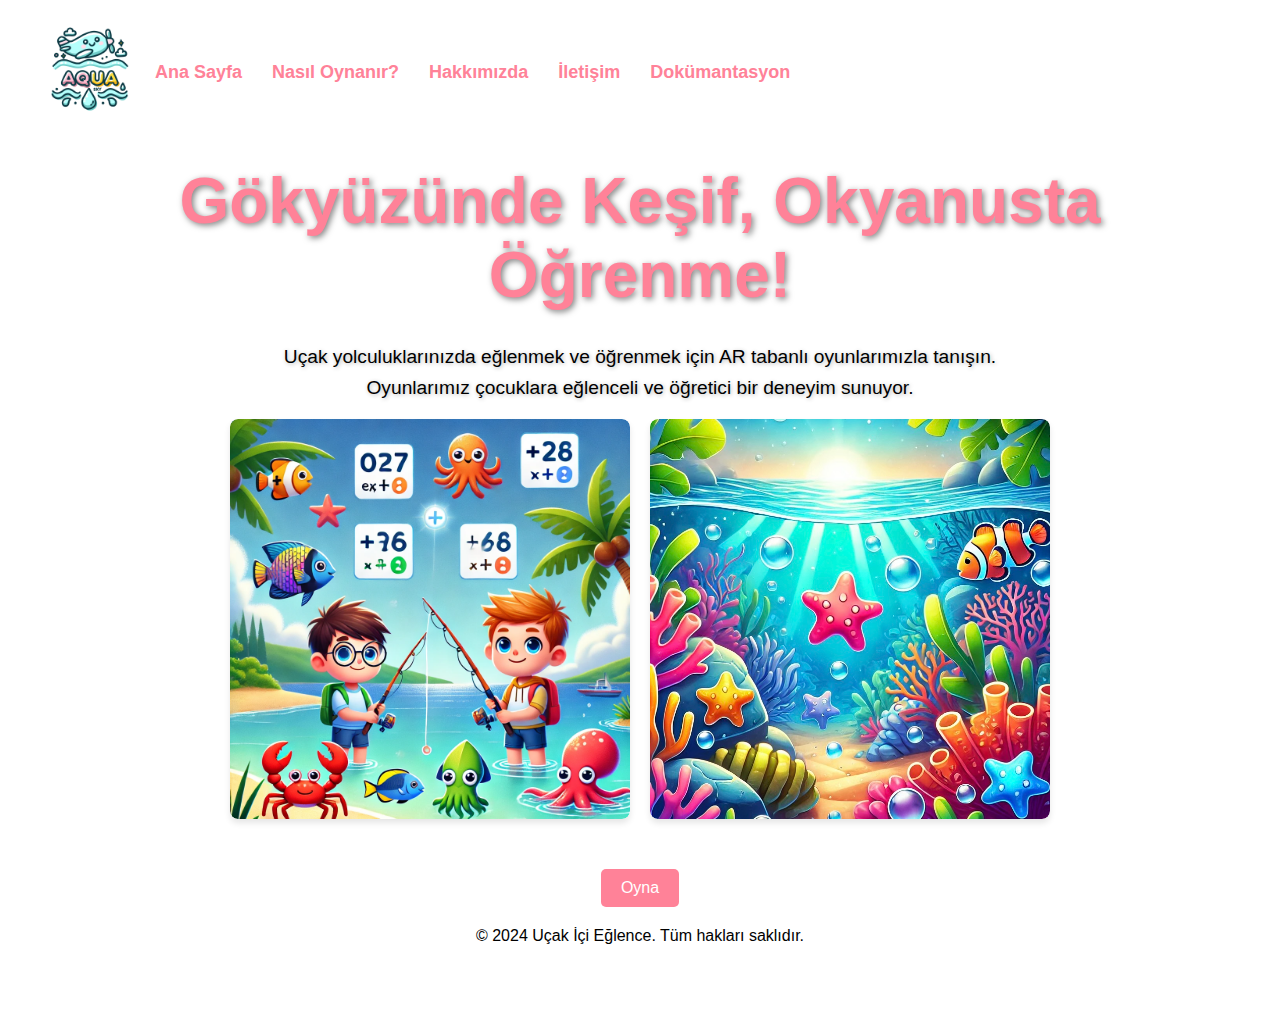
<file: docs/index.html>
<!DOCTYPE html>
<html lang="tr">
<head>
    <meta charset="UTF-8">
    <meta name="viewport" content="width=device-width, initial-scale=1.0">
    <title>AQUA SKY - Uçak İçi Eğlence AR Oyunları</title>
    <link rel="stylesheet" href="style.css">
</head>
<body>
    <header>
        <div class="logo">
            <img src="arLogo.png" alt="AQUA SKY Logo"> 
        </div>
        <nav>
            <ul>
                <li><a href="#home">Ana Sayfa</a></li>
                <li><a href="how-to-play.html">Nasıl Oynanır?</a></li>
                <li><a href="about.html">Hakkımızda</a></li> 
                <li><a href="contact.html">İletişim</a></li> 
                <li><a href="documents.html">Dokümantasyon</a></li> 
            </ul>
        </nav>
    </header>

    <section id="home">
      <div>
          <h1>Gökyüzünde Keşif, Okyanusta Öğrenme!</h1>
          <p>
            Uçak yolculuklarınızda eğlenmek ve öğrenmek için AR tabanlı oyunlarımızla tanışın. Oyunlarımız çocuklara eğlenceli ve öğretici bir deneyim sunuyor.
          </p>
      </div>
  </section>
  

  <section id="games">
    <div class="games">
        <div class="game-card">
            <a href="how-to-play.html#fishy-powers">
                <div class="game-image">
                    <img src="game1.webp" alt="Balık Tutma Oyunu">
                </div>
                <div class="card-content">
                    <h2>FISHY POWERS</h2>
                    <h4>Balık tutma oyununu oynayarak üslü sayıları öğrenin!</h4>
                    <p>Fishy Powers, çocukların matematiksel düşünme becerilerini geliştirmeyi hedefler. Oyun, oyuncuların üslü ifadelerle ilgili bilgi edinmelerine yardımcı olacak şekilde tasarlanmıştır. Her oyuncu, doğru balık ve insan eşleşmelerini yaparak üslü ifadelerin sonuçlarını öğrenir ve eşleştirme yapar. Doğru eşleşmeler, oyuncuya puan kazandırırken, yanlış eşleşmeler puan kaybettirir. Her yeni turda rastgele oluşturulan sayılar ve üslü ifadeler, oyunun yeniden oynanabilirliğini artırır ve oyuncunun sürekli öğrenmesini teşvik eder.</p>
                </div>
            </a>
        </div>
        <div class="game-card">
            <a href="how-to-play.html#star-finders">
                <div class="game-image">
                    <img src="game2.jpeg" alt="Saklambaç Oyunu">
                </div>
                <div class="card-content">
                    <h2>STAR FINDERS</h2>
                    <h4>Denizin derinliklerinde kaybolan deniz yıldızlarını bul!</h4>
                    <p>Star Finders, oyuncuların dikkat, gözlem ve keşif becerilerini geliştirebileceği eğlenceli bir oyun deneyimi sunar. Oyuncular, oyun alanına rastgele yerleştirilen yıldızları bulmaya çalışırken, her doğru tıklama ile puan kazanır. Yanlış bir noktaya tıklamak ise oyuncunun puan kaybetmesine neden olur. Oyunun amacı, her seviyede tüm yıldızları bulana kadar ilerlemek ve en yüksek puanı kazanmaktır. Bu oyun, oyunculara eğlenceli bir zeka ve keşif yolculuğu sunarak onların çevreyi gözlemleme yeteneklerini test eder.</p>
                </div>
            </a>
        </div>
    </div>
</section>

<div class="play-button-container">
    <button class="play-button" onclick="window.location.href='https://drive.google.com/drive/u/3/folders/1Q4FeKvONKy-PeJvp0AV15fJNm3LG2kfO'">Oyna</button>
</div>
    <footer>
        <p>&copy; 2024 Uçak İçi Eğlence. Tüm hakları saklıdır.</p>
    </footer>
</body>
</html>
</file>
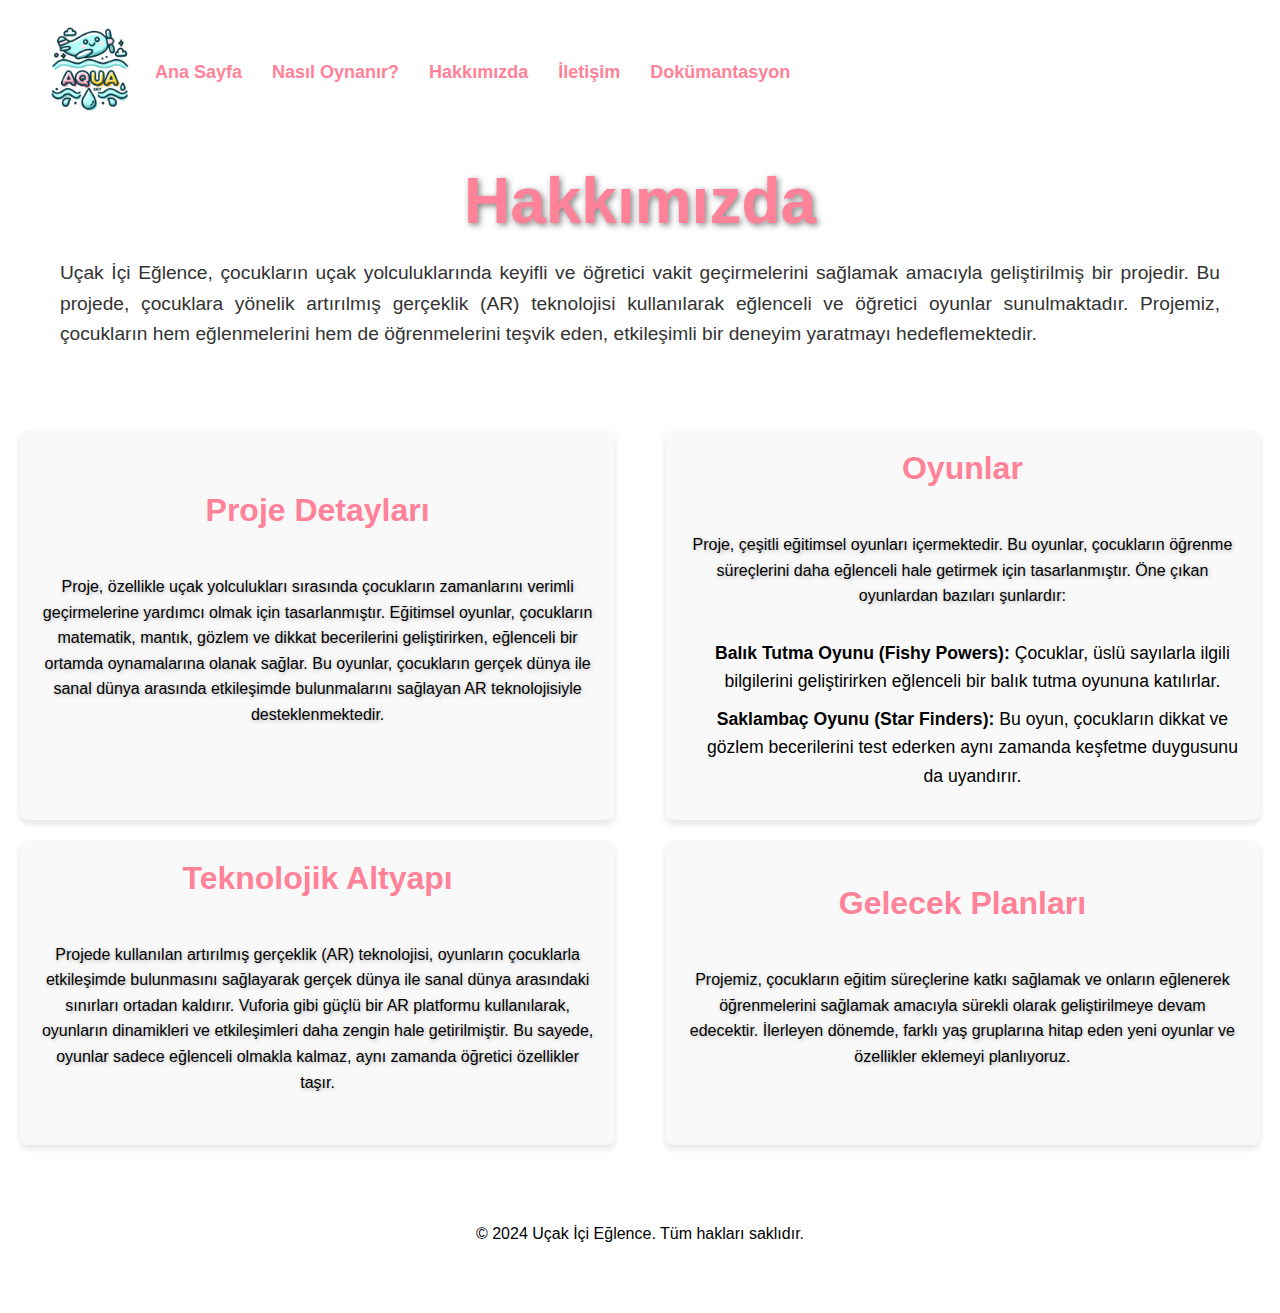
<file: docs/about.html>
<!DOCTYPE html>
<html lang="tr">
<head>
    <meta charset="UTF-8">
    <meta name="viewport" content="width=device-width, initial-scale=1.0">
    <title>AQUA SKY - Hakkımızda</title>
    <link rel="stylesheet" href="style.css">
</head>
<body>
    <header>
        <div class="logo">
            <img src="arLogo.png" alt="AQUA SKY Logo"> 
        </div>
        <nav>
            <ul>
                <li><a href="index.html">Ana Sayfa</a></li>
                <li><a href="how-to-play.html">Nasıl Oynanır?</a></li>
                <li><a href="about.html">Hakkımızda</a></li>
                <li><a href="contact.html">İletişim</a></li> 
                <li><a href="documents.html">Dokümantasyon</a></li> 
            </ul>
        </nav>
    </header>

    <section id="about-section">
        <div>
            <h1>Hakkımızda</h1>
        <p>Uçak İçi Eğlence, çocukların uçak yolculuklarında keyifli ve öğretici vakit geçirmelerini sağlamak amacıyla geliştirilmiş bir projedir. Bu projede, çocuklara yönelik artırılmış gerçeklik (AR) teknolojisi kullanılarak eğlenceli ve öğretici oyunlar sunulmaktadır. Projemiz, çocukların hem eğlenmelerini hem de öğrenmelerini teşvik eden, etkileşimli bir deneyim yaratmayı hedeflemektedir.</p>
        </div>
    </section>

    <section id="about">    
        <div class="about-sections">
            <div class="about-section">
                <h3>Proje Detayları</h3>
                <p>Proje, özellikle uçak yolculukları sırasında çocukların zamanlarını verimli geçirmelerine yardımcı olmak için tasarlanmıştır. Eğitimsel oyunlar, çocukların matematik, mantık, gözlem ve dikkat becerilerini geliştirirken, eğlenceli bir ortamda oynamalarına olanak sağlar. Bu oyunlar, çocukların gerçek dünya ile sanal dünya arasında etkileşimde bulunmalarını sağlayan AR teknolojisiyle desteklenmektedir.</p>
            </div>
            
            <!-- Oyunlar -->
            <div class="about-section">
                <h3>Oyunlar</h3>
                <p>Proje, çeşitli eğitimsel oyunları içermektedir. Bu oyunlar, çocukların öğrenme süreçlerini daha eğlenceli hale getirmek için tasarlanmıştır. Öne çıkan oyunlardan bazıları şunlardır:</p>
                <ul>
                    <li><strong>Balık Tutma Oyunu (Fishy Powers):</strong> Çocuklar, üslü sayılarla ilgili bilgilerini geliştirirken eğlenceli bir balık tutma oyununa katılırlar.</li>
                    <li><strong>Saklambaç Oyunu (Star Finders):</strong> Bu oyun, çocukların dikkat ve gözlem becerilerini test ederken aynı zamanda keşfetme duygusunu da uyandırır.</li>
                </ul>
            </div>
        </div>

        <!-- Teknolojik Altyapı ve Gelecek Planları -->
        <div class="about-sections">
            <!-- Teknolojik Altyapı -->
            <div class="about-section">
                <h3>Teknolojik Altyapı</h3>
                <p>Projede kullanılan artırılmış gerçeklik (AR) teknolojisi, oyunların çocuklarla etkileşimde bulunmasını sağlayarak gerçek dünya ile sanal dünya arasındaki sınırları ortadan kaldırır. Vuforia gibi güçlü bir AR platformu kullanılarak, oyunların dinamikleri ve etkileşimleri daha zengin hale getirilmiştir. Bu sayede, oyunlar sadece eğlenceli olmakla kalmaz, aynı zamanda öğretici özellikler taşır.</p>
            </div>
            
            <!-- Gelecek Planları -->
            <div class="about-section">
                <h3>Gelecek Planları</h3>
                <p>Projemiz, çocukların eğitim süreçlerine katkı sağlamak ve onların eğlenerek öğrenmelerini sağlamak amacıyla sürekli olarak geliştirilmeye devam edecektir. İlerleyen dönemde, farklı yaş gruplarına hitap eden yeni oyunlar ve özellikler eklemeyi planlıyoruz.</p>
            </div>
        </div>
    </section>

    <footer>
        <p>&copy; 2024 Uçak İçi Eğlence. Tüm hakları saklıdır.</p>
    </footer>
</body>
</html>
</file>
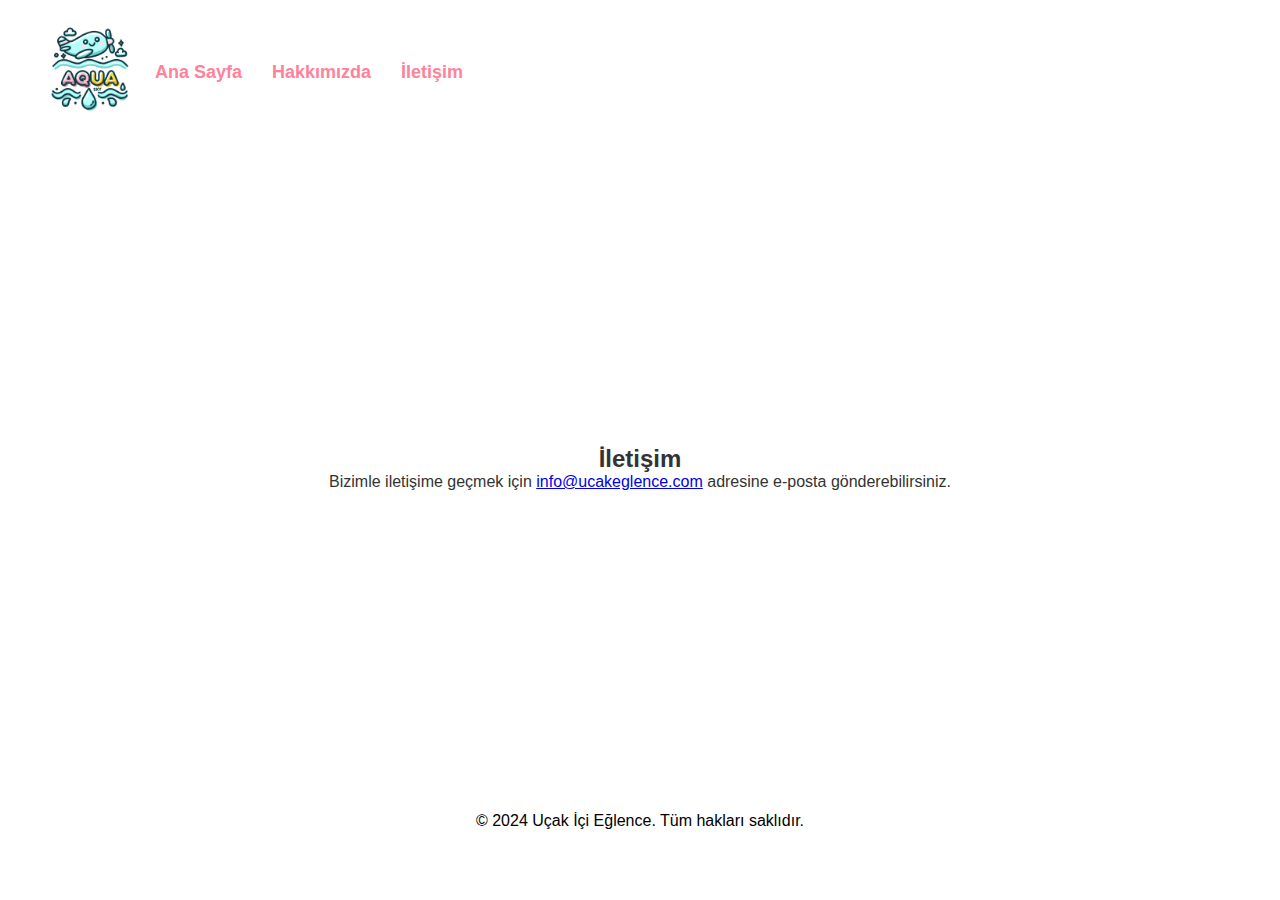
<file: docs/contact.html>
<!DOCTYPE html>
<html lang="tr">
<head>
    <meta charset="UTF-8">
    <meta name="viewport" content="width=device-width, initial-scale=1.0">
    <title>İletişim - Uçak İçi Eğlence</title>
    <link rel="stylesheet" href="style.css">
</head>
<body>
    <header>
        <div class="logo">
            <img src="arLogo.png" alt="AR Oyunları Logo"> <!-- Logo Burada -->
        </div>
        <nav>
            <ul>
                <li><a href="index.html">Ana Sayfa</a></li> <!-- Ana sayfaya yönlendirme -->
                <li><a href="about.html">Hakkımızda</a></li> <!-- Hakkında linki -->
                <li><a href="contact.html">İletişim</a></li> <!-- İletişim linki -->
            </ul>
        </nav>
    </header>

    <section id="contact">
        <h2>İletişim</h2>
        <p>Bizimle iletişime geçmek için <a href="mailto:info@ucakeglence.com">info@ucakeglence.com</a> adresine e-posta gönderebilirsiniz.</p>
    </section>

    <footer>
        <p>&copy; 2024 Uçak İçi Eğlence. Tüm hakları saklıdır.</p>
    </footer>
</body>
</html>
</file>
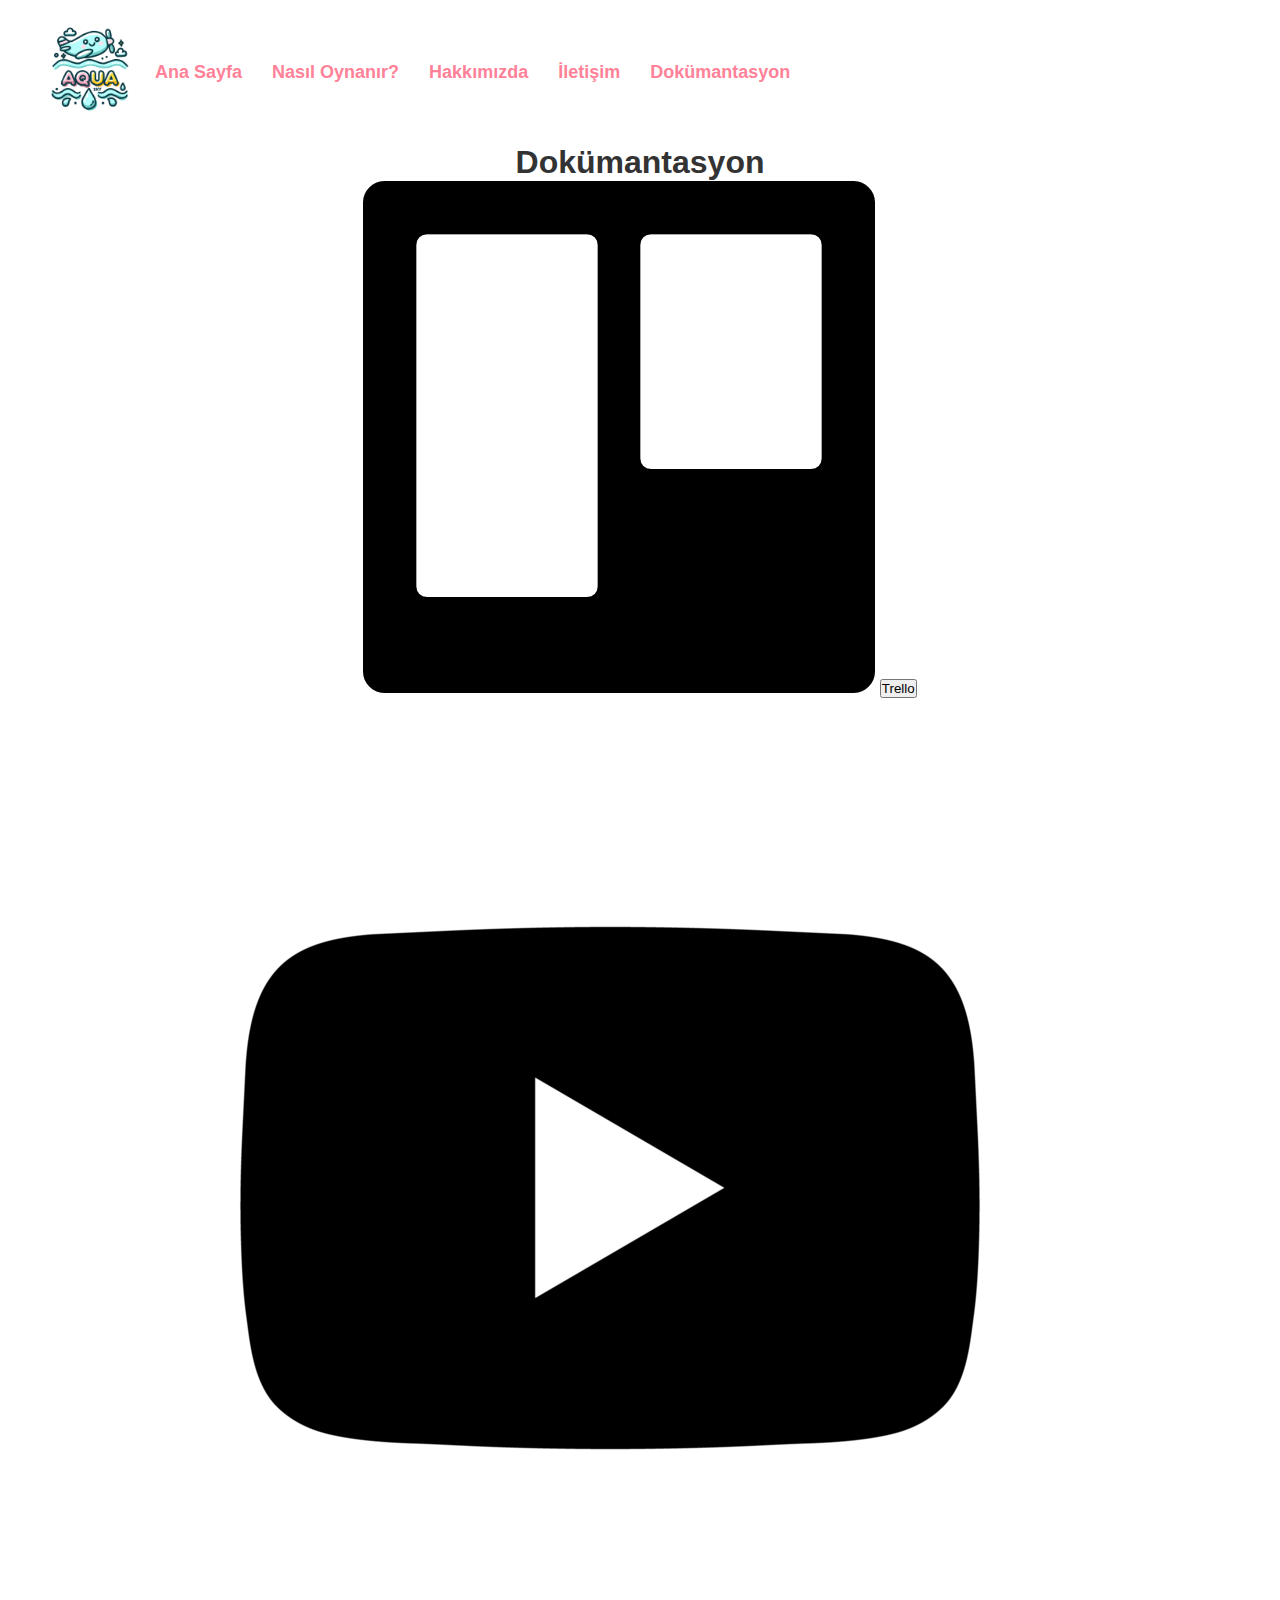
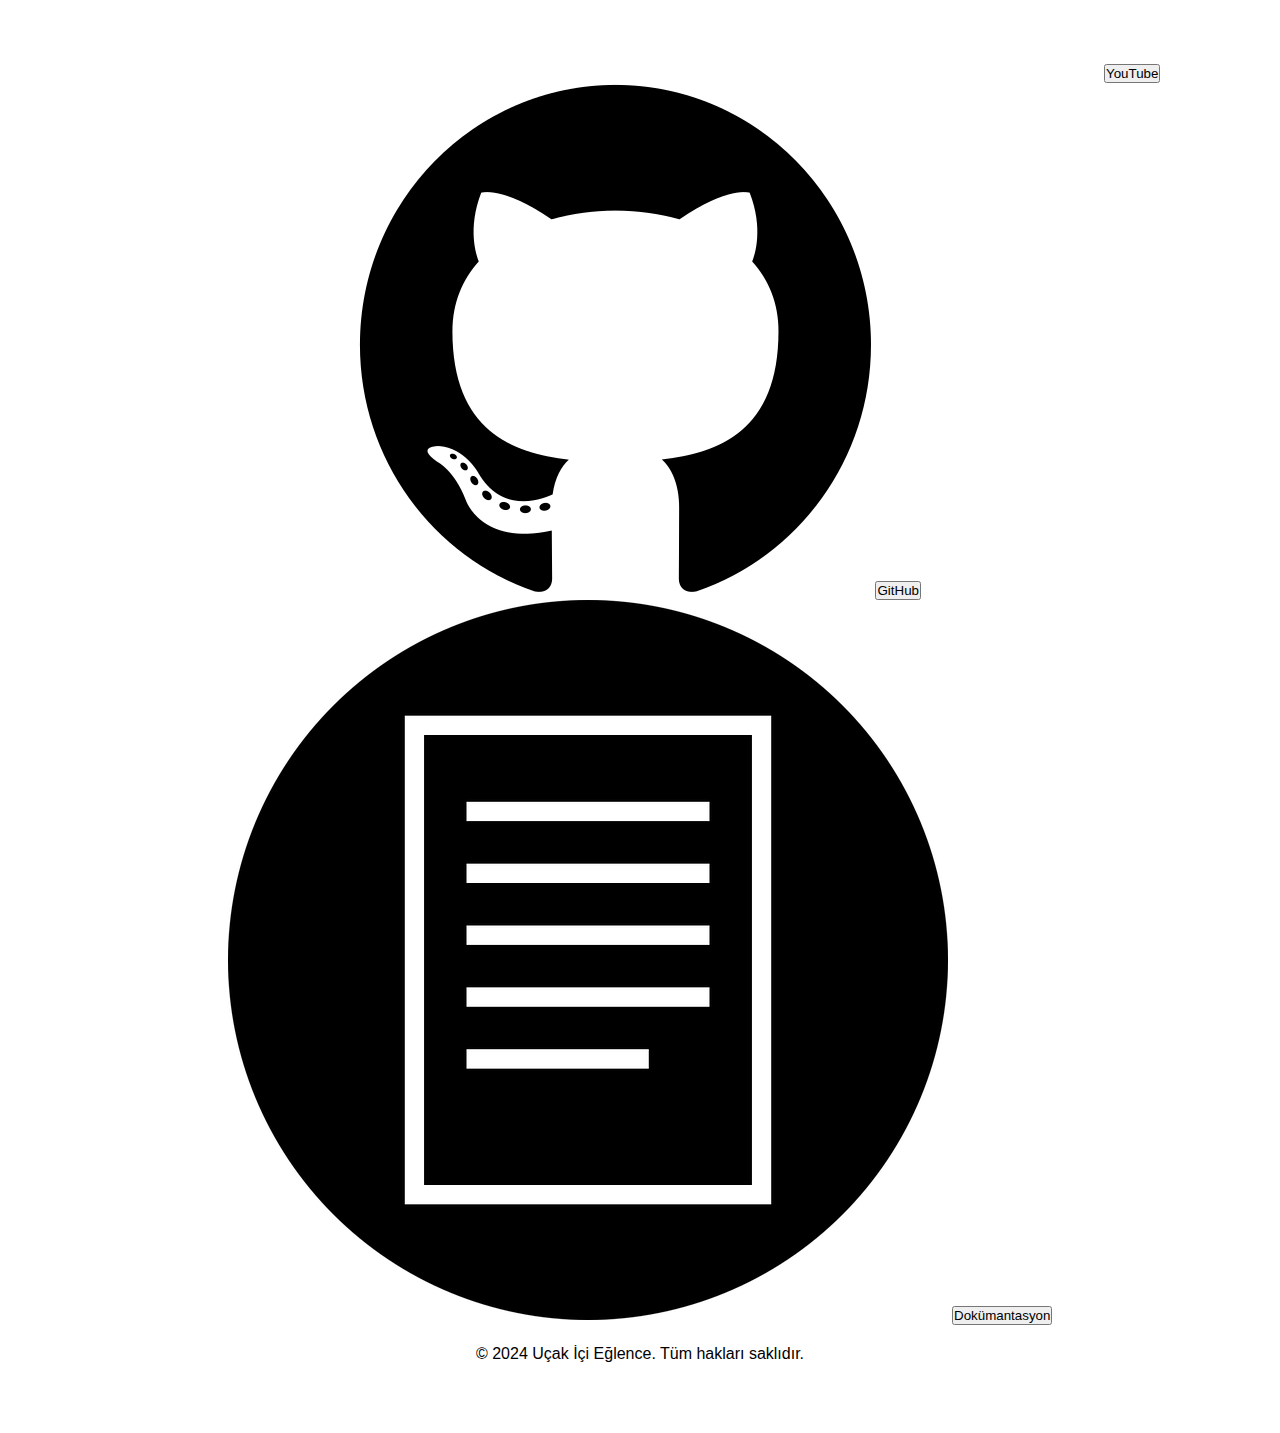
<file: docs/documents.html>
<!DOCTYPE html>
<html lang="tr">
<head>
    <meta charset="UTF-8">
    <meta name="viewport" content="width=device-width, initial-scale=1.0">
    <title>AQUA SKY - Nasıl Oynanır?</title>
    <link rel="stylesheet" href="style.css">
</head>
<body>
    <header>
        <div class="logo">
            <img src="arLogo.png" alt="AQUA SKY Logo">
        </div>
        <nav>
            <ul>
                <li><a href="index.html">Ana Sayfa</a></li>
                <li><a href="how-to-play.html">Nasıl Oynanır?</a></li>
                <li><a href="about.html">Hakkımızda</a></li>
                <li><a href="contact.html">İletişim</a></li>
                <li><a href="documents.html">Dokümantasyon</a></li> 
            </ul>
        </nav>
    </header>

    <section id="documents">
        <div>
            <h1>Dokümantasyon</h1>
        </div>
    </section>

    <section id="resources">
        <div class="resource-card">
            <img src="trello_logo.png" alt="Trello Logo" class="resource-logo">
            <button class="resource-button" onclick="window.location.href='https://trello.com/b/4pU2Hcnh/ymgk'">Trello</button>
        </div>
        <div class="resource-card">
            <img src="yt_logo.webp" alt="YouTube Logo" class="resource-logo">
            <button class="resource-button" onclick="window.location.href='https://www.youtube.com/watch?v=5zWmBcy3RZI'">YouTube</button>
        </div>
        <div class="resource-card">
            <img src="github_logo.png" alt="GitHub Logo" class="resource-logo">
            <button class="resource-button" onclick="window.location.href='https://github.com/AsudeTimur/YMGK'">GitHub</button>
        </div>
        <div class="resource-card">
            <img src="document_logo.png" alt="Dokümantasyon Logo" class="resource-logo">
            <button class="resource-button" onclick="window.location.href='https://drive.google.com/drive/u/3/folders/1OC5rnxjQ2I9CsyimgTGRjv-4c6h2aY_v'">Dokümantasyon</button>
        </div>
    </section>
    
    
    <footer>
        <p>&copy; 2024 Uçak İçi Eğlence. Tüm hakları saklıdır.</p>
    </footer>
</body>
</html>
</file>
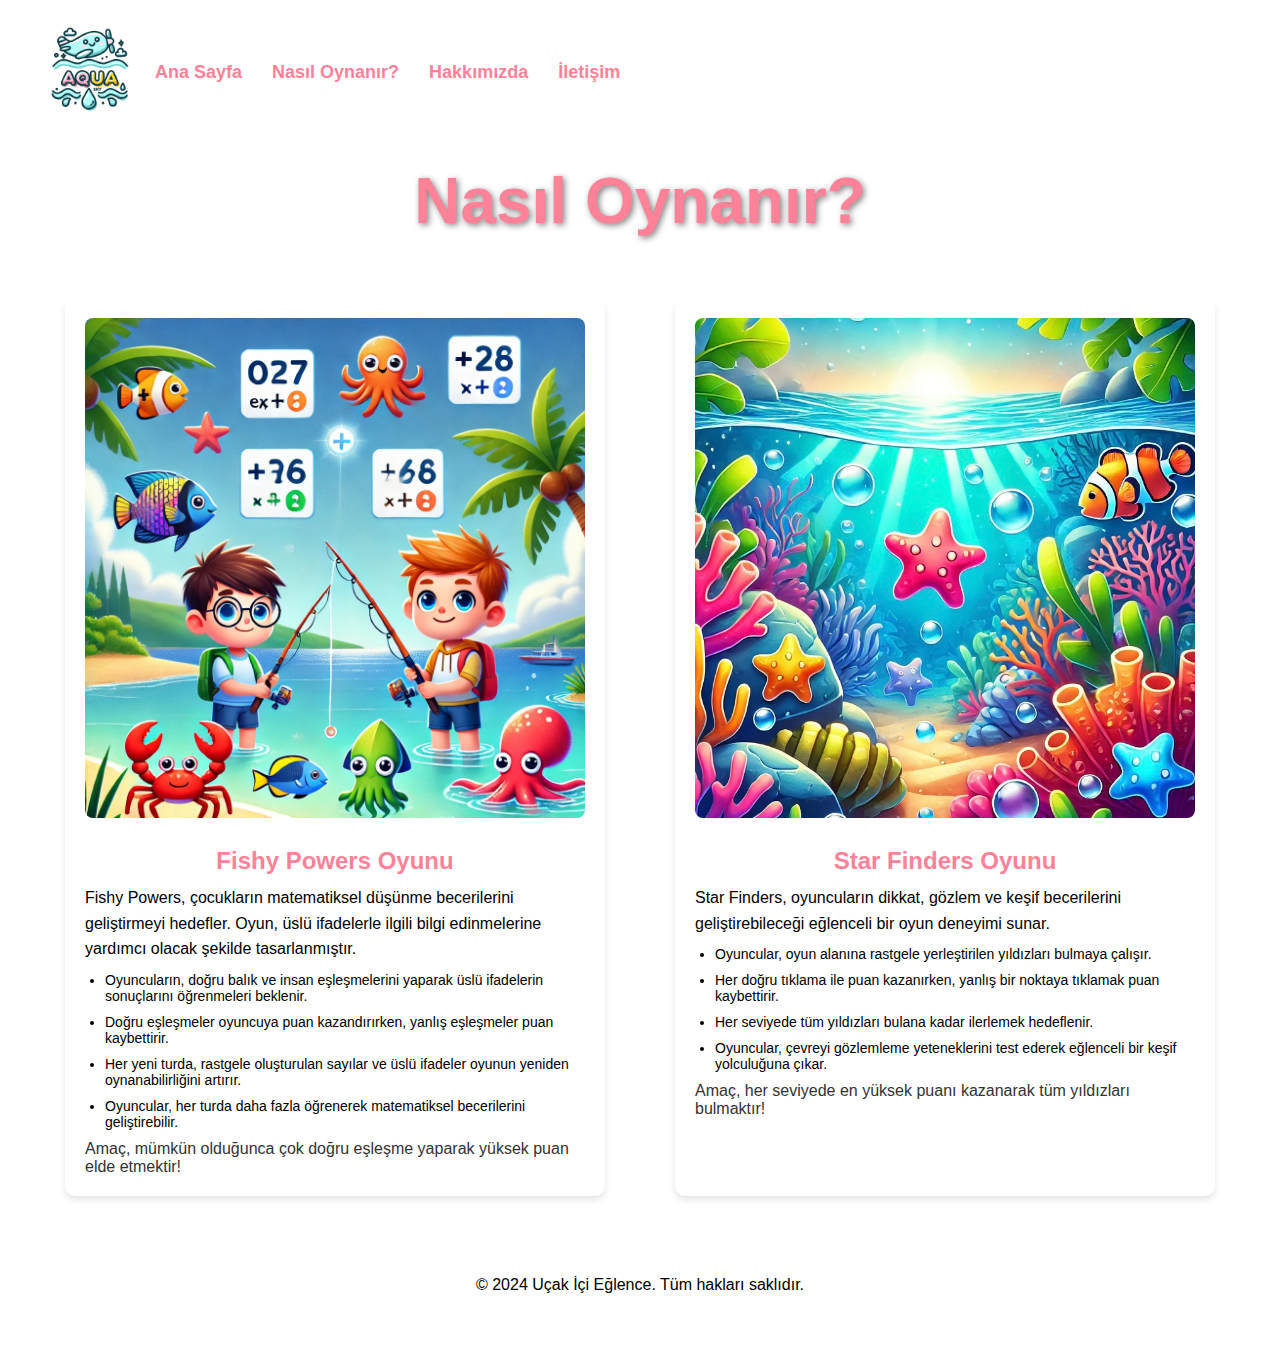
<file: docs/how-to-play.html>
<!DOCTYPE html>
<html lang="tr">
<head>
    <meta charset="UTF-8">
    <meta name="viewport" content="width=device-width, initial-scale=1.0">
    <title>AQUA SKY - Nasıl Oynanır?</title>
    <link rel="stylesheet" href="style.css">
</head>
<body>
    <header>
        <div class="logo">
            <img src="arLogo.png" alt="AQUA SKY Logo">
        </div>
        <nav>
            <ul>
                <li><a href="index.html">Ana Sayfa</a></li>
                <li><a href="how-to-play.html">Nasıl Oynanır?</a></li>
                <li><a href="about.html">Hakkımızda</a></li>
                <li><a href="contact.html">İletişim</a></li>
            </ul>
        </nav>
    </header>

    <section id="how-to-plays">
        <div>
            <h1>Nasıl Oynanır?</h1>
        </div>
    </section>

    <section id="how-to-play">
        <div class="how-to-play-container">
            <!-- Fishy Powers Oyunu -->
            <div class="game-instructions">
                <img src="game1.webp" alt="Fishy Powers Oyunu Görseli" class="game-image">
                <h2>Fishy Powers Oyunu</h2>
                <p>
                    Fishy Powers, çocukların matematiksel düşünme becerilerini geliştirmeyi hedefler. 
                    Oyun, üslü ifadelerle ilgili bilgi edinmelerine yardımcı olacak şekilde tasarlanmıştır. 
                    <ul>
                        <li>Oyuncuların, doğru balık ve insan eşleşmelerini yaparak üslü ifadelerin sonuçlarını öğrenmeleri beklenir.</li>
                        <li>Doğru eşleşmeler oyuncuya puan kazandırırken, yanlış eşleşmeler puan kaybettirir.</li>
                        <li>Her yeni turda, rastgele oluşturulan sayılar ve üslü ifadeler oyunun yeniden oynanabilirliğini artırır.</li>
                        <li>Oyuncular, her turda daha fazla öğrenerek matematiksel becerilerini geliştirebilir.</li>
                    </ul>
                    Amaç, mümkün olduğunca çok doğru eşleşme yaparak yüksek puan elde etmektir!
                </p>
            </div>
            <!-- Star Finders Oyunu -->
            <div class="game-instructions">
                <img src="game2.jpeg" alt="Star Finders Oyunu Görseli" class="game-image">
                <h2>Star Finders Oyunu</h2>
                <p>
                    Star Finders, oyuncuların dikkat, gözlem ve keşif becerilerini geliştirebileceği eğlenceli bir oyun deneyimi sunar. 
                    <ul>
                        <li>Oyuncular, oyun alanına rastgele yerleştirilen yıldızları bulmaya çalışır.</li>
                        <li>Her doğru tıklama ile puan kazanırken, yanlış bir noktaya tıklamak puan kaybettirir.</li>
                        <li>Her seviyede tüm yıldızları bulana kadar ilerlemek hedeflenir.</li>
                        <li>Oyuncular, çevreyi gözlemleme yeteneklerini test ederek eğlenceli bir keşif yolculuğuna çıkar.</li>
                    </ul>
                    Amaç, her seviyede en yüksek puanı kazanarak tüm yıldızları bulmaktır!
                </p>
            </div>
        </div>
    </section>
    
    <footer>
        <p>&copy; 2024 Uçak İçi Eğlence. Tüm hakları saklıdır.</p>
    </footer>
</body>
</html>
</file>
<file: docs/style.css>
/* Genel Ayarlar */
* {
  margin: 0;
  padding: 0;
  box-sizing: border-box;
}

body {
  font-family: Arial, sans-serif;
  background-color: #fff;
  color: #333;
  text-align: center;
  padding-bottom: 50px; /* Footer'ın hemen altında yeterli boşluk bırakır */
  min-height: 100vh; /* Sayfa içeriğinin tamamını kapsar */
  display: flex;
  flex-direction: column;
  justify-content: space-between; /* İçeriğin yukarı ve aşağıya yayılmasını sağlar */
}

/* Header ve Logo */
header {
  background-color: white;
  color: white;
  padding: 20px;
  display: flex;
  justify-content: flex-start;
  align-items: center;
}

.logo {
  text-align: left;
  margin-left: 20px;
}

.logo img {
  max-width: 100px;
  height: auto;
}

/* İletişim sayfasındaki logo */
.logo-contact {
  display: flex;
  justify-content: center;  /* Yatayda ortalama */
  align-items: center;      /* Dikeyde ortalama */
  margin-bottom: 20px;
}

.logo-contact img {
  max-width: 200px;  /* Logonun maksimum genişliğini artırıyoruz */
  height: auto;      /* Yüksekliği orantılı olarak ayarlıyoruz */
}

nav {
  background-color: white;
}

nav ul {
  list-style-type: none;
  display: flex;
  justify-content: center;
  margin-top: 5px;
  padding: 0;
  width: 100%;
  max-width: 800px;
  margin: 0 auto;
}

nav ul li {
  margin: 0 15px;
}

nav ul li a {
  color: #FF8298;
  text-decoration: none;
  font-weight: bold;
  font-size: 18px;
  transition: color 0.3s ease;
}

nav ul li a:hover {
  color: #72CECA;
}

/* Oyun Kartları */
.games {
  display: flex;
  justify-content: center;
  gap: 20px;
  margin-top: 5px;
  flex-wrap: wrap; /* Ekran küçük olduğunda kartları alt satıra taşır */
}

.game-card {
  position: relative;
  background-color: white;
  width: 400px;
  height: 400px;
  border-radius: 8px;
  box-shadow: 0 4px 6px rgba(0, 0, 0, 0.1);
  overflow: hidden;
  transition: transform 0.3s ease;
  cursor: pointer;
  margin-bottom: 40px; /* Kartların altındaki boşluğu artırır */
}

.game-card:hover {
  transform: scale(1.05);
}

/* Resim ve İçerik Ayrımı */
.game-image {
  width: 100%;
  height: 100%;
  overflow: hidden;
}

.game-image img {
  width: 100%;
  height: 100%;
  object-fit: cover;
  display: block;
}

/* Kart içeriği */
.card-content {
  position: absolute;
  top: 5%;
  left: 0;
  width: 100%;
  height: 100%;
  color: #333;
  background-color: #FFDEE9;
  padding: 20px;
  border-radius: 8px;
  display: none;
  text-align: center;
  overflow-y: auto;
}

.card-content h2 {
  font-size: 24px;
  color: #CB8298;
  margin-bottom: 10px;
}

.card-content h4 {
  font-size: 18px;
  color: black;
  margin-bottom: 15px;
}

.card-content p {
  font-size: 14px;
  color: black;
  line-height: 1.6;
  margin-bottom: 20px;
}

/* Kart Hover Etkileşimi */
.game-card:hover .card-content {
  display: block;
}

.game-card:hover img {
  opacity: 0;
}

/* Home Section */
#home {
  background-size: cover;
  background-position: center center;
  height: 30vh;
  overflow: hidden;
}

/* Ortak Stil */
#home, #about-section, #contacts, #how-to-plays {
  padding: 20px;
}

#home h1, #about-section h1, #contacts h1, #how-to-plays h1 {
  font-size: 4rem;
  color: #FF8298;
  text-shadow: 2px 2px 6px rgba(0, 0, 0, 0.5);
}

#home p, #about-section p {
  font-size: 1.2rem;
  line-height: 1.6;
}


#home p, .about-section p{
  font-size: 1.2rem;
  color: black;
  max-width: 800px;
  margin: 30px auto;
  line-height: 1.6;
  text-shadow: 1px 1px 4px rgba(0, 0, 0, 0.3);
}

.cta-btn {
  background-color: #72CECA;
  color: white;
  font-size: 1.2rem;
  padding: 12px 25px;
  border: none;
  border-radius: 30px;
  cursor: pointer;
  transition: background-color 0.3s ease;
  margin-top: 5px;
}

.cta-btn:hover {
  background-color: #CB8298;
}

#how-to-play {
  padding: 40px 20px;
  background-color: white;
  text-align: center;
}

.how-to-play-container {
  display: flex;
  flex-wrap: wrap;
  justify-content: space-around;
  gap: 20px;
  max-width: 1200px;
  margin: 0 auto;
}

.game-instructions {
  width: 45%;
  min-width: 300px;
  background-color: white;
  padding: 20px;
  border-radius: 10px;
  box-shadow: 0 4px 6px rgba(0, 0, 0, 0.1);
  text-align: left;
}

.game-instructions h2 {
  color: #FF8298;
  font-size: 24px;
  margin-bottom: 10px;
  text-align: center;
}

.game-instructions p {
  font-size: 16px;
  line-height: 1.6;
  color: black;
}

.game-instructions ul {
  list-style: disc;
  padding-left: 20px;
  margin-top: 10px;
}

.game-instructions ul li {
  margin-bottom: 10px;
  font-size: 14px;
  color: black;
}

.game-instructions {
  width: 45%;
  min-width: 300px;
  background-color: white;
  padding: 20px;
  border-radius: 10px;
  box-shadow: 0 4px 6px rgba(0, 0, 0, 0.1);
  text-align: left;
  margin-bottom: 20px;
}

.game-instructions h2 {
  color: #FF8298;
  font-size: 24px;
  margin-top: 10px;
  text-align: center;
}

.game-instructions p {
  font-size: 16px;
  line-height: 1.6;
  color: black;
}

.game-instructions ul {
  list-style: disc;
  padding-left: 20px;
  margin-top: 10px;
}

.game-instructions ul li {
  margin-bottom: 10px;
  font-size: 14px;
  color: black;
}

.game-image {
  width: 100%;
  height: auto;
  border-radius: 8px;
  margin-bottom: 15px;
}
/* Play Button Styling */
.play-button-container {
  text-align: center;
  margin-top: 10px;
}

.play-button {
  background-color: #FF8298;
  color: white;
  border: none;
  padding: 10px 20px;
  font-size: 16px;
  border-radius: 5px;
  cursor: pointer;
  transition: background-color 0.3s ease;
}

.play-button:hover {
  background-color: #72CECA;
}
/* Hakkımızda Sayfası - Her Bölüm İçin */
#about {
  padding: 40px 20px;
}

#about-secition h1 {
  font-size: 4rem;
  font-weight: bold;
  color: #FF8298;
  text-shadow: 2px 2px 6px rgba(0, 0, 0, 0.5);
  margin-bottom: 20px;
}

#about-section p {
  font-size: 1.2rem; /* Yazı boyutu */
  line-height: 1.6;  /* Satır aralığı */
  max-width: 1200px; /* Genişliği artır */
  margin: 20px auto; /* Ortala */
  text-align: justify; /* Daha düzgün hizalama için */
  padding: 0 20px; /* Sağ ve sol boşluk */
}

.about-section {
  margin-bottom: 30px;
  background-color: #f9f9f9;
  padding: 20px;
  border-radius: 8px;
  box-shadow: 0 4px 6px rgba(0, 0, 0, 0.1);
  display: flex;               /* Flexbox ekledik */
  flex-direction: column;      /* İçeriği dikeyde düzenledik */
  justify-content: center;     /* Dikeyde ortaladık */
  align-items: center;         /* Yatayda ortaladık */
  height: 100%;                 /* Yüksekliği 100% yaptık ki içerik tam ortalansın */
}

.about-section h2{
  font-size: 4rem;
  font-weight: bold;
  color: #FF8298;
  text-shadow: 2px 2px 6px rgba(0, 0, 0, 0.5);
  margin-bottom: 20px;
}

.about-section h3 {
  color: #FF8298;
  font-size: 2rem;
  margin-bottom: 15px;
}

.about-section p, .about-section ul {
  font-size: 1rem;
  color: black;
  line-height: 1.6;
  text-align: center;          /* Yazıyı ortaladık */
}

.about-section ul {
  list-style-type: none;
  padding-left: 20px;
}

.about-section ul li {
  margin-bottom: 10px;
  font-size: 1.1rem;
}

/* Yan Yana Bölüm Düzeni */
.about-sections {
  display: flex;
  flex-wrap: wrap;
  justify-content: space-between;
  gap: 20px;
}

.about-sections .about-section {
  width: 48%; /* Yalnızca iki kutu yan yana olacak şekilde ayarlandı */
  margin-bottom: 20px;
  height: auto; /* Yükseklik otomatik ayarlandı */
}

/* İletişim Sayfası */
#contact {
  padding: 50px 20px;
  background-color: white;
  text-align: center;
}

.contact-container {
  display: flex;
  flex-wrap: wrap;
  justify-content: space-around;
  margin-top: 30px;
}

.contact-info, .contact-form {
  width: 45%;
  min-width: 300px;
  background-color: white;
  border-radius: 10px;
  box-shadow: 0 4px 6px rgba(0, 0, 0, 0.1);
  padding: 20px;
  text-align: left;
}

.contact-info h3, .contact-form h3 {
  font-size: 24px;
  color: #FF8298;
  margin-bottom: 15px;
}

.contact-item {
  display: flex;
  align-items: center;
  justify-content: center; 
  text-align: center; 
  margin-bottom: 15px;
}

.contact-item i {
  font-size: 20px;
  color: black;
  margin-right: 10px;
}

.contact-item a {
  color: black;
  text-decoration: none;
  font-weight: bold;
  transition: color 0.3s ease;
}

.contact-item a:hover {
  color: #CB8298;
}

.contact-form form label {
  display: block;
  margin-bottom: 5px;
  font-weight: bold;
}

.contact-form form input, 
.contact-form form textarea {
  width: 100%;
  padding: 10px;
  margin-bottom: 15px;
  border: 1px solid white;
  border-radius: 5px;
  font-size: 14px;
}

.contact-form form button {
  background-color: black;
  color: white;
  border: none;
  padding: 10px 20px;
  border-radius: 5px;
  cursor: pointer;
  font-size: 16px;
  transition: background-color 0.3s ease;
}

.contact-form form button:hover {
  background-color: #CB8298;
}


/* Footer */
footer {
  background-color: white;
  color: black;
  padding: 20px;
  width: 100%;
  text-align: center;
}
</file>
